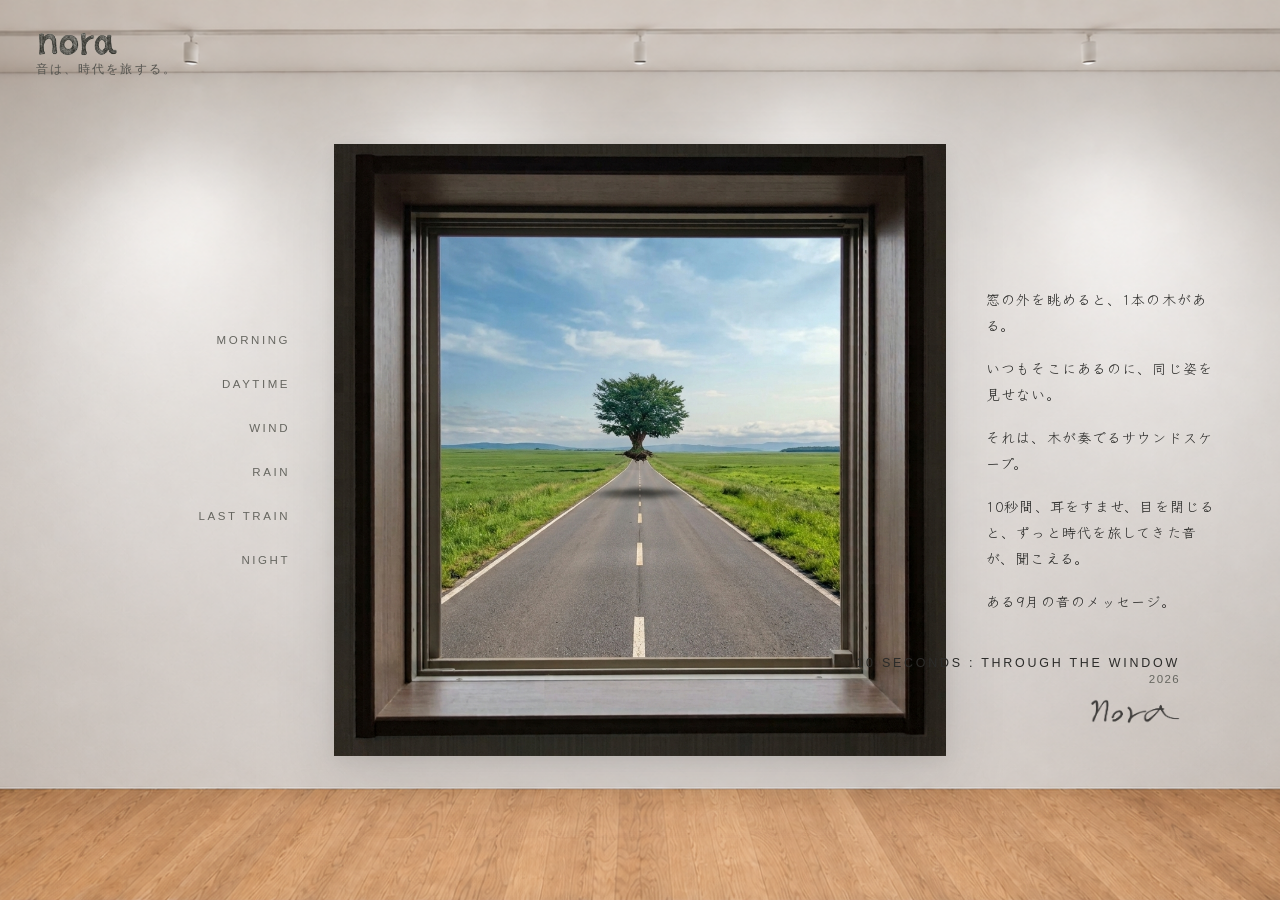
<file: index.html>
<!DOCTYPE html>
<html lang="ja">
<head>
  <meta charset="UTF-8">
  <meta name="viewport" content="width=device-width, initial-scale=1.0">
  <title>10 SECONDS : THROUGH THE WINDOW - nora</title>

  <!-- Google Fonts: 手書き風フォント (Klee One) -->
  <link rel="preconnect" href="https://fonts.googleapis.com">
  <link rel="preconnect" href="https://fonts.gstatic.com" crossorigin>
  <link href="https://fonts.googleapis.com/css2?family=Klee+One:wght@400;600&display=swap" rel="stylesheet">

  <style>
    * {
      box-sizing: border-box;
      margin: 0;
      padding: 0;
    }
    body {
      /* 全体背景画像の設定 */
      background: url('images/bg.png') no-repeat center center fixed;
      background-size: cover;
      color: #1a1a1a;
      font-family: "Helvetica Neue", Arial, "Hiragino Kaku Gothic ProN", "Hiragino Sans", Meiryo, sans-serif;
      min-height: 100vh;
      width: 100vw;
      overflow-x: hidden;
      overflow-y: auto;
      user-select: none;
      position: relative;
    }

    /* 左上：NORAロゴ＆コピー */
    .brand-header {
      position: absolute;
      top: 32px;
      left: 36px;
      display: flex;
      flex-direction: column;
      align-items: flex-start;
      gap: 6px;
      z-index: 10;
    }
    .brand-logo {
      height: 24px;
      width: auto;
      object-fit: contain;
    }
    .brand-tagline {
      font-size: 0.72rem;
      letter-spacing: 0.18em;
      color: #555550;
      font-weight: 300;
    }

    /* 右下：作品名＆制作年 */
    .work-info {
      position: absolute;
      bottom: 32px;
      right: 36px;
      text-align: right;
      z-index: 10;
    }
    .signature {
      display: block;
      width: 90px;
      height: auto;
      margin-top: 14px;
      margin-left: auto;
      opacity: 0.7;
    }
    .work-title {
      font-size: 0.78rem;
      letter-spacing: 0.22em;
      color: #2c2c2a;
      font-weight: 400;
    }
    .work-year {
      font-size: 0.72rem;
      letter-spacing: 0.12em;
      color: #666660;
      margin-top: 3px;
    }

    /* === 全体レイアウト（左：ボタン / 中央：画像 / 右：テキスト） === */
    .main-container {
      position: absolute;
      top: 50%;
      left: 50%;
      transform: translate(-50%, -50%);
      display: flex;
      align-items: center;
      justify-content: center;
      width: 90vw;
      max-width: 1400px;
      z-index: 5;
    }

    /* 1. 左側：6つのボタン領域（縦並び配置） */
    .controls-left {
      flex: 1;
      display: flex;
      flex-direction: column;
      align-items: flex-end;
      gap: 20px;
      padding-right: 40px;
    }

    .track-btn {
      background: none;
      border: none;
      color: #666660;
      font-size: 0.72rem;
      letter-spacing: 0.22em;
      cursor: pointer;
      padding: 6px 4px;
      transition: all 0.35s ease;
      position: relative;
      text-align: right;
    }

    .track-btn:hover {
      color: #1a1a1a;
    }

    .track-btn.active {
      color: #1a1a1a;
      font-weight: 500;
    }

    .track-btn.active::after {
      content: "";
      position: absolute;
      bottom: 0;
      right: 0;
      width: 100%;
      height: 1px;
      background-color: #1a1a1a;
    }

    /* 2. 中央：画像領域 */
    .image-container {
      position: relative;
      height: 68vh;
      aspect-ratio: 1 / 1;
      background-color: #eae8e3;
      box-shadow: 0 25px 60px rgba(0, 0, 0, 0.12), 0 4px 16px rgba(0, 0, 0, 0.06);
      overflow: hidden;
      flex-shrink: 0;
    }

    .window-image {
      width: 100%;
      height: 100%;
      object-fit: cover;
      transition: opacity 1.2s ease-in-out;
      position: absolute;
      top: 0;
      left: 0;
      opacity: 0;
    }

    .window-image.active {
      opacity: 1;
    }

    .timer-bar {
      position: absolute;
      bottom: 0;
      left: 0;
      height: 2px;
      background-color: rgba(26, 26, 26, 0.4);
      width: 0%;
      transition: width 0.1s linear;
      z-index: 6;
    }

    /* 3. 右側：詩（テキスト）領域 */
    .poem-right {
      flex: 1;
      padding-left: 40px;
      display: flex;
      justify-content: flex-start;
      align-items: center;
      position: relative;
    }

    .poem-text {
      color: #2a2a28;
      font-family: 'Klee One', cursive, serif;
      font-size: 0.88rem;
      font-weight: 600;
      line-height: 1.8;
      letter-spacing: 0.12em;
      writing-mode: horizontal-tb;
      opacity: 0;
      transition: opacity 1.5s ease-in-out;
      pointer-events: none;
      max-width: 360px;
    }

    .poem-text.visible {
      opacity: 0.9;
    }

    /* コンセプト表示 */
    .concept-text {
      color: #2a2a28;
      font-family: 'Klee One', cursive, serif;
      font-size: 0.88rem;
      font-weight: 400;
      line-height: 1.85;
      letter-spacing: 0.08em;
      max-width: 360px;
      transition: opacity 0.9s ease, transform 0.9s ease;
    }

    .concept-text p + p {
      margin-top: 1.2em;
    }

    #concept-area.is-hidden .concept-text {
      opacity: 0;
      transform: translateY(8px);
      pointer-events: none;
    }

    #concept-area .poem-text {
      position: absolute;
      opacity: 0;
      transform: translateY(8px);
      pointer-events: none;
      max-width: 360px;
      transition: opacity 0.8s ease, transform 0.8s ease;
    }

    #concept-area .poem-text.visible {
      opacity: 0.9;
      transform: translateY(0);
    }

    /* ==========================================
       スマホ・タブレット用 レスポンシブ修正
       ========================================== */
    @media (max-width: 900px) {
      body {
        height: auto;
        padding: 20px 16px 40px;
        display: flex;
        flex-direction: column;
        align-items: center;
      }

      /* ヘッダーの固定解除 */
      .brand-header {
        position: relative;
        top: 0;
        left: 0;
        width: 100%;
        align-items: center;
        text-align: center;
        margin-bottom: 24px;
      }

      /* コンテナの固定解除（上下に並べる） */
      .main-container {
        position: relative;
        top: 0;
        left: 0;
        transform: none;
        flex-direction: column;
        width: 100%;
        max-width: 100%;
      }

      /* ボタン群を横並びで整理 */
      .controls-left {
        flex: none;
        flex-direction: row;
        flex-wrap: wrap;
        justify-content: center;
        align-items: center;
        padding-right: 0;
        margin-bottom: 20px;
        gap: 8px 16px;
        width: 100%;
      }

      .track-btn {
        text-align: center;
        font-size: 0.75rem;
        padding: 6px 8px;
      }

      /* 画像エリアのスマホ最適化 */
      .image-container {
        width: 100%;
        max-width: 340px;
        height: auto;
        aspect-ratio: 1 / 1;
        margin: 0 auto 24px;
      }

      /* 右側テキストエリアを中央寄せに */
      .poem-right {
        flex: none;
        padding-left: 0;
        width: 100%;
        justify-content: center;
        text-align: center;
        margin-bottom: 32px;
      }

      .concept-text, .poem-text, #concept-area .poem-text {
        text-align: center;
        margin: 0 auto;
      }

      /* フッター情報を最下部に流す */
      .work-info {
        position: relative;
        bottom: 0;
        right: 0;
        width: 100%;
        text-align: center;
        margin-top: 16px;
      }

      .signature {
        margin: 12px auto 0;
      }
    }
  </style>
</head>
<body>

  <!-- 左上：NORAロゴ＆コピー -->
  <div class="brand-header">
    <a href="https://cyber-nora.github.io/HP-nora/" style="text-decoration: none; display: flex; flex-direction: column; align-items: center; gap: 6px;">
      <img src="./images/logo.png" alt="nora" class="brand-logo" id="logo-img" onerror="this.style.display='none'; document.getElementById('logo-fallback').style.display='block';">
      <span id="logo-fallback" style="display:none; font-weight:bold; font-size:1.1rem; letter-spacing:0.15em; color:#1a1a1a;">nora</span>
    </a>
    <span class="brand-tagline">音は、時代を旅する。</span>
  </div>

  <!-- 主構造（左：ボタン / 中央：画像固定 / 右：テキスト固定） -->
  <div class="main-container">
    
    <!-- 左側：6つのボタン -->
    <div class="controls-left">
      <button class="track-btn" onclick="playTrack('morning')">MORNING</button>
      <button class="track-btn" onclick="playTrack('daytime')">DAYTIME</button>
      <button class="track-btn" onclick="playTrack('wind')">WIND</button>
      <button class="track-btn" onclick="playTrack('rain')">RAIN</button>
      <button class="track-btn" onclick="playTrack('last_train')">LAST TRAIN</button>
      <button class="track-btn" onclick="playTrack('night')">NIGHT</button>
    </div>

    <!-- 中央：画像 -->
    <div class="image-container">
      <img src="images/base.jpg" alt="Window Base" class="window-image active" id="img-base">
      <img src="images/01_morning.jpg" alt="Morning" class="window-image" id="img-morning">
      <img src="images/02_daytime.jpg" alt="Daytime" class="window-image" id="img-daytime">
      <img src="images/03_wind.jpg" alt="Wind" class="window-image" id="img-wind">
      <img src="images/04_rain.jpg" alt="Rain" class="window-image" id="img-rain">
      <img src="images/05_last_train.jpg" alt="Last Train" class="window-image" id="img-last_train">
      <img src="images/06_night.jpg" alt="Night" class="window-image" id="img-night">

      <div class="timer-bar" id="timer-bar"></div>
    </div>

    <!-- 右側：コンセプト / 再生中の詩 -->
    <div class="poem-right" id="concept-area">
      <div class="concept-text">
        <p>窓の外を眺めると、1本の木がある。</p>
        <p>いつもそこにあるのに、同じ姿を見せない。</p>
        <p>それは、木が奏でるサウンドスケープ。</p>
        <p>10秒間、耳をすませ、目を閉じると、ずっと時代を旅してきた音が、聞こえる。</p>
        <p>ある9月の音のメッセージ。</p>
      </div>
      <div class="poem-text" id="poem-text"></div>
    </div>

    <!-- 右下：作品情報 -->
    <div class="work-info">
      <div class="work-title">10 SECONDS : THROUGH THE WINDOW</div>
      <div class="work-year">2026</div>
      <img src="./images/nora-1.png" alt="nora signature" class="signature">
    </div>

  </div>

  <script>
    const tracks = {
      'morning': {
        imageId: 'img-morning',
        audioSrc: 'audio/01_morning.mp3',
        poem: '薄暗い中の機械音が、昨日と今日の境目になる。'
      },
      'daytime': {
        imageId: 'img-daytime',
        audioSrc: 'audio/02_daytime.mp3',
        poem: '繰り返される営みが、風に乗り、横切ってゆく。'
      },
      'wind': {
        imageId: 'img-wind',
        audioSrc: 'audio/03_wind.mp3',
        poem: '確実に吹かれ、ぶつかりあい、駆け抜けている。'
      },
      'rain': {
        imageId: 'img-rain',
        audioSrc: 'audio/04_rain.mp3',
        poem: '空からの無数の雫が、あの時の記憶を連れ戻す。'
      },
      'last_train': {
        imageId: 'img-last_train',
        audioSrc: 'audio/05_last_train.mp3',
        poem: '近くて遠い轍の音が、１日の終わりを告げる。'
      },
      'night': {
        imageId: 'img-night',
        audioSrc: 'audio/06_night.mp3',
        poem: '不確実かつ均衡を保つ、それが生命力になる。'
      }
    };

    let currentAudio = null;
    let timerInterval = null;
    let resetTimeout = null;

    function playTrack(key) {
      stopCurrent();

      const track = tracks[key];
      if (!track) return;

      // 1. 画像切り替え
      document.querySelectorAll('.window-image').forEach(img => img.classList.remove('active'));
      const targetImg = document.getElementById(track.imageId);
      if (targetImg) targetImg.classList.add('active');

      // 2. ボタンアクティブ切り替え
      document.querySelectorAll('.track-btn').forEach(btn => {
        if (btn.getAttribute('onclick').includes(`'${key}'`)) {
          btn.classList.add('active');
        } else {
          btn.classList.remove('active');
        }
      });

      // 3. コンセプトを消し、再生中の詩を表示
      document.getElementById('concept-area').classList.add('is-hidden');
      const poemEl = document.getElementById('poem-text');
      poemEl.innerText = track.poem;
      requestAnimationFrame(() => poemEl.classList.add('visible'));

      // 4. 音声の再生
      currentAudio = new Audio(track.audioSrc);
      currentAudio.addEventListener('ended', resetToBase, { once: true });
      currentAudio.play().catch(e => console.log("Audio play error:", e));

      // 5. プログレスバー（10秒）
      const progressBar = document.getElementById('timer-bar');
      progressBar.style.width = '0%';
      let elapsed = 0;
      const duration = 10000;

      timerInterval = setInterval(() => {
        elapsed += 100;
        const progress = (elapsed / duration) * 100;
        progressBar.style.width = `${Math.min(progress, 100)}%`;
        if (elapsed >= duration) {
          clearInterval(timerInterval);
        }
      }, 100);

      // 6. 10秒後リセット
      resetTimeout = setTimeout(() => {
        resetToBase();
      }, 10000);
    }

    function stopCurrent() {
      if (currentAudio) {
        currentAudio.pause();
        currentAudio = null;
      }
      if (timerInterval) clearInterval(timerInterval);
      if (resetTimeout) clearTimeout(resetTimeout);

      document.getElementById('concept-area').classList.add('is-hidden');
      document.getElementById('poem-text').classList.remove('visible');
      document.getElementById('timer-bar').style.width = '0%';
    }

    function resetToBase() {
      stopCurrent();
      
      document.querySelectorAll('.window-image').forEach(img => img.classList.remove('active'));
      document.getElementById('img-base').classList.add('active');

      document.querySelectorAll('.track-btn').forEach(btn => btn.classList.remove('active'));
      document.getElementById('poem-text').classList.remove('visible');
      document.getElementById('concept-area').classList.remove('is-hidden');
    }

  </script>
</body>
</html>
</file>
